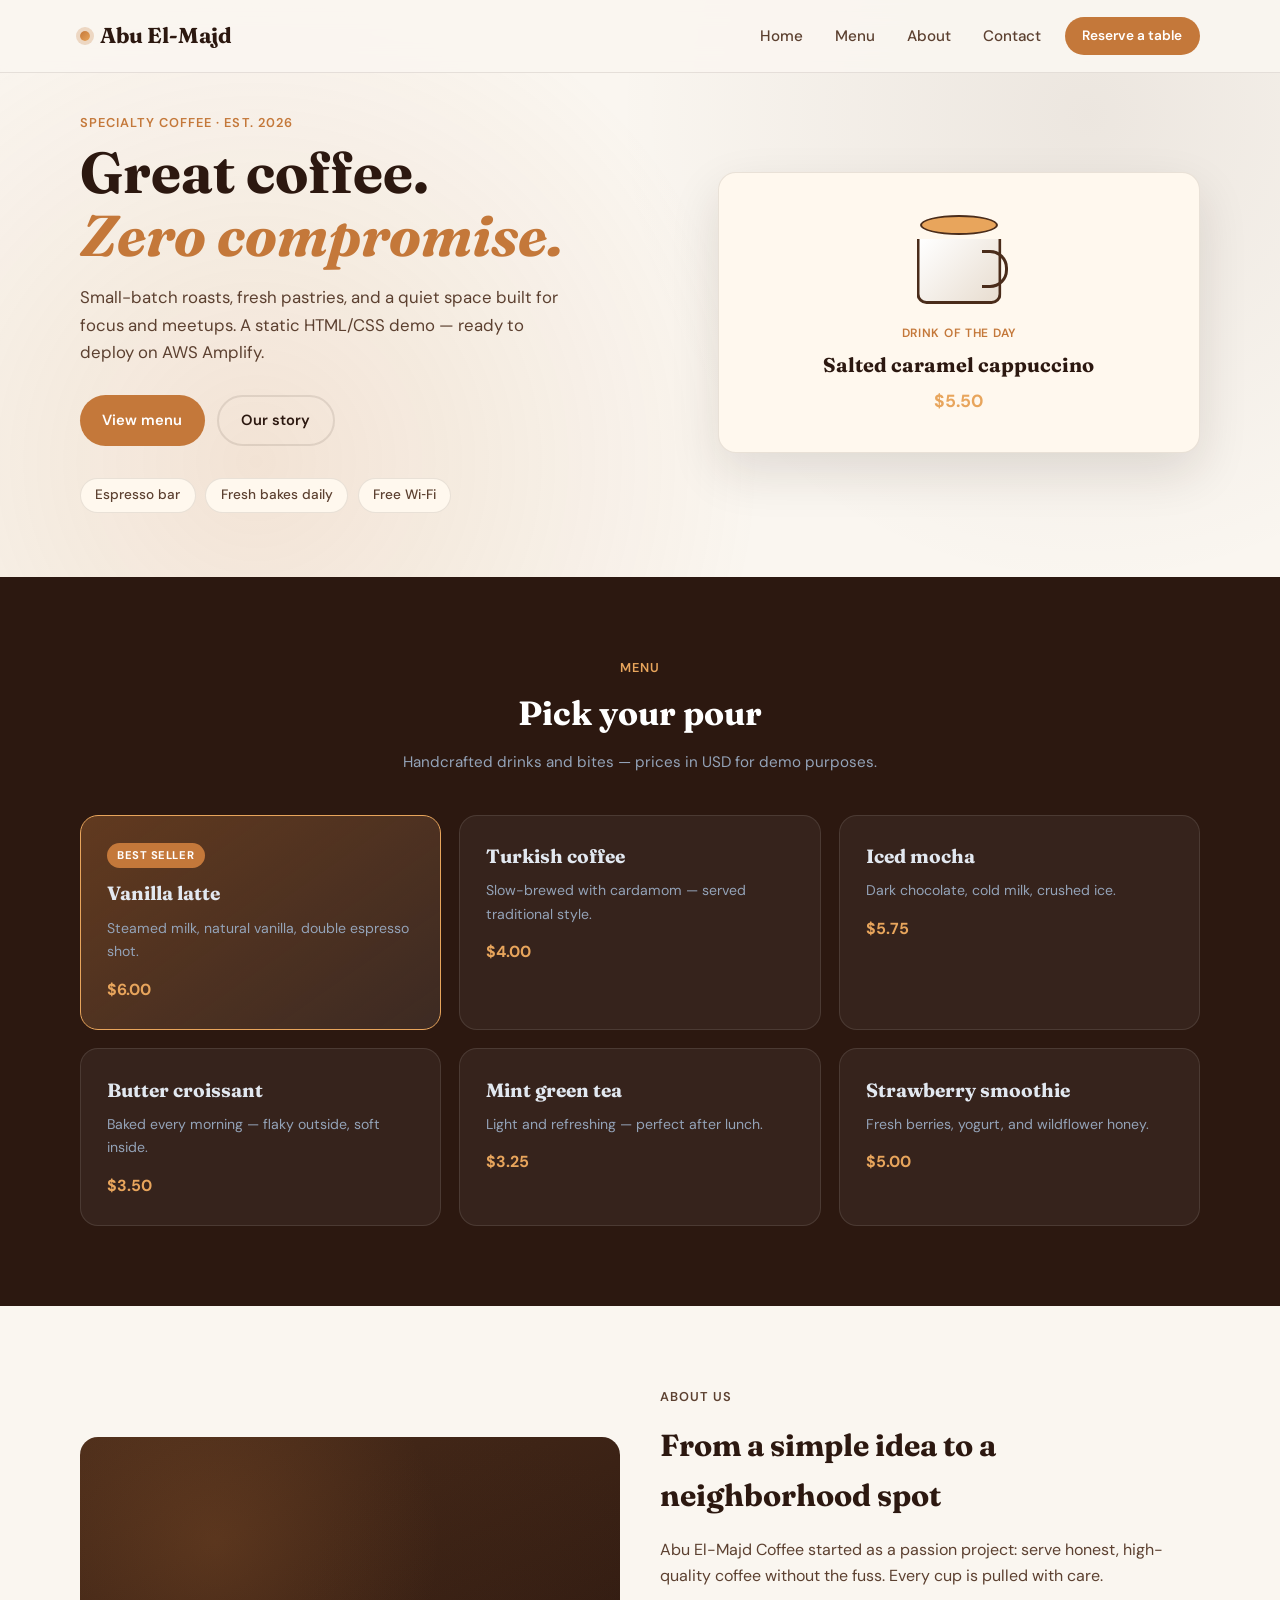
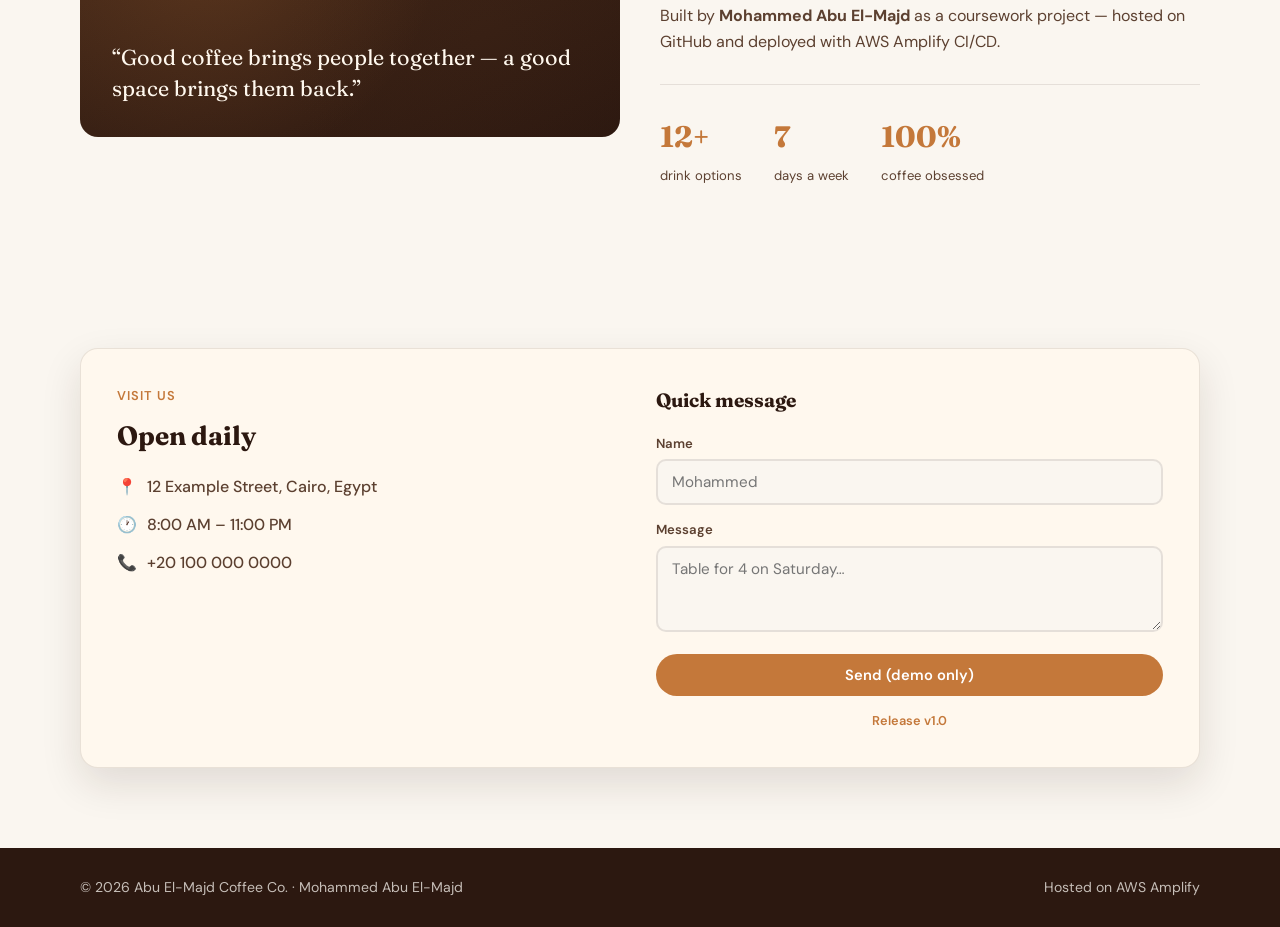
<file: index.html>
<!DOCTYPE html>
<html lang="en">
<head>
  <meta charset="UTF-8" />
  <meta name="viewport" content="width=device-width, initial-scale=1.0" />
  <meta name="description" content="Abu El-Majd Coffee — specialty coffee and a calm workspace" />
  <title>Abu El-Majd Coffee Co.</title>
  <link rel="preconnect" href="https://fonts.googleapis.com" />
  <link rel="preconnect" href="https://fonts.gstatic.com" crossorigin />
  <link href="https://fonts.googleapis.com/css2?family=DM+Sans:ital,opsz,wght@0,9..40,400;0,9..40,500;0,9..40,600;0,9..40,700&family=Fraunces:opsz,wght@9..144,500;9..144,700&display=swap" rel="stylesheet" />
  <link rel="stylesheet" href="styles.css" />
</head>
<body>
  <header class="header">
    <nav class="nav wrap">
      <a href="#" class="brand">
        <span class="brand-mark" aria-hidden="true"></span>
        Abu El-Majd
      </a>
      <ul class="nav-menu" id="navMenu">
        <li><a href="#home">Home</a></li>
        <li><a href="#menu">Menu</a></li>
        <li><a href="#about">About</a></li>
        <li><a href="#contact">Contact</a></li>
      </ul>
      <a href="#contact" class="btn btn-sm">Reserve a table</a>
      <button class="burger" id="burger" aria-label="Open menu">
        <span></span><span></span><span></span>
      </button>
    </nav>
  </header>

  <main>
    <section id="home" class="hero">
      <div class="hero-bg" aria-hidden="true"></div>
      <div class="wrap hero-grid">
        <div class="hero-copy">
          <p class="eyebrow">Specialty coffee · Est. 2026</p>
          <h1>Great coffee.<br /><em>Zero compromise.</em></h1>
          <p class="lead">
            Small-batch roasts, fresh pastries, and a quiet space built for focus
            and meetups. A static HTML/CSS demo — ready to deploy on AWS Amplify.
          </p>
          <div class="hero-actions">
            <a href="#menu" class="btn">View menu</a>
            <a href="#about" class="btn btn-ghost">Our story</a>
          </div>
          <ul class="hero-perks">
            <li>Espresso bar</li>
            <li>Fresh bakes daily</li>
            <li>Free Wi‑Fi</li>
          </ul>
        </div>
        <aside class="hero-card" aria-label="Featured drink">
          <div class="cup" aria-hidden="true">
            <div class="cup-body"></div>
            <div class="cup-handle"></div>
            <div class="cup-foam"></div>
          </div>
          <p class="card-label">Drink of the day</p>
          <p class="card-title">Salted caramel cappuccino</p>
          <p class="card-price">$5.50</p>
        </aside>
      </div>
    </section>

    <section id="menu" class="section menu">
      <div class="wrap">
        <header class="section-head">
          <p class="eyebrow">Menu</p>
          <h2>Pick your pour</h2>
          <p class="section-desc">Handcrafted drinks and bites — prices in USD for demo purposes.</p>
        </header>
        <div class="menu-grid">
          <article class="menu-card menu-card--featured">
            <span class="badge">Best seller</span>
            <h3>Vanilla latte</h3>
            <p>Steamed milk, natural vanilla, double espresso shot.</p>
            <span class="price-tag">$6.00</span>
          </article>
          <article class="menu-card">
            <h3>Turkish coffee</h3>
            <p>Slow-brewed with cardamom — served traditional style.</p>
            <span class="price-tag">$4.00</span>
          </article>
          <article class="menu-card">
            <h3>Iced mocha</h3>
            <p>Dark chocolate, cold milk, crushed ice.</p>
            <span class="price-tag">$5.75</span>
          </article>
          <article class="menu-card">
            <h3>Butter croissant</h3>
            <p>Baked every morning — flaky outside, soft inside.</p>
            <span class="price-tag">$3.50</span>
          </article>
          <article class="menu-card">
            <h3>Mint green tea</h3>
            <p>Light and refreshing — perfect after lunch.</p>
            <span class="price-tag">$3.25</span>
          </article>
          <article class="menu-card">
            <h3>Strawberry smoothie</h3>
            <p>Fresh berries, yogurt, and wildflower honey.</p>
            <span class="price-tag">$5.00</span>
          </article>
        </div>
      </div>
    </section>

    <section id="about" class="section about">
      <div class="wrap about-grid">
        <div class="about-panel">
          <div class="about-pattern" aria-hidden="true"></div>
          <blockquote>
            “Good coffee brings people together — a good space brings them back.”
          </blockquote>
        </div>
        <div class="about-copy">
          <p class="eyebrow">About us</p>
          <h2>From a simple idea to a neighborhood spot</h2>
          <p>
            Abu El-Majd Coffee started as a passion project: serve honest,
            high-quality coffee without the fuss. Every cup is pulled with care.
          </p>
          <p>
            Built by <strong>Mohammed Abu El-Majd</strong> as a coursework project —
            hosted on GitHub and deployed with AWS Amplify CI/CD.
          </p>
          <ul class="metrics">
            <li><strong>12+</strong><span>drink options</span></li>
            <li><strong>7</strong><span>days a week</span></li>
            <li><strong>100%</strong><span>coffee obsessed</span></li>
          </ul>
        </div>
      </div>
    </section>

    <section id="contact" class="section contact">
      <div class="wrap contact-grid">
        <div class="contact-info">
          <p class="eyebrow">Visit us</p>
          <h2>Open daily</h2>
          <ul class="info-list">
            <li><span aria-hidden="true">📍</span> 12 Example Street, Cairo, Egypt</li>
            <li><span aria-hidden="true">🕐</span> 8:00 AM – 11:00 PM</li>
            <li><span aria-hidden="true">📞</span> +20 100 000 0000</li>
          </ul>
        </div>
        <form class="contact-form" onsubmit="return false;">
          <h3>Quick message</h3>
          <label>
            <span>Name</span>
            <input type="text" placeholder="Mohammed" />
          </label>
          <label>
            <span>Message</span>
            <textarea rows="3" placeholder="Table for 4 on Saturday…"></textarea>
          </label>
          <button type="submit" class="btn btn-full">Send (demo only)</button>
          <p class="version" id="version">Release v1.0</p>
        </form>
      </div>
    </section>
  </main>

  <footer class="footer">
    <div class="wrap footer-inner">
      <p>© 2026 Abu El-Majd Coffee Co. · Mohammed Abu El-Majd</p>
      <p>Hosted on AWS Amplify</p>
    </div>
  </footer>

  <script>
    document.getElementById('burger').addEventListener('click', function () {
      document.getElementById('navMenu').classList.toggle('open');
      this.classList.toggle('open');
    });
    document.querySelectorAll('.nav-menu a').forEach(function (link) {
      link.addEventListener('click', function () {
        document.getElementById('navMenu').classList.remove('open');
        document.getElementById('burger').classList.remove('open');
      });
    });
  </script>
</body>
</html>
</file>
<file: styles.css>
/* Abu El-Majd Coffee — warm café palette */

:root {
  --bg: #faf6f0;
  --bg-muted: #f0e8dc;
  --surface: #fff8ee;
  --text: #2c1810;
  --text-muted: #5c4030;
  --primary: #c4783a;
  --primary-light: #e8a55c;
  --primary-dark: #4a2c1a;
  --dark: #2c1810;
  --dark-soft: #4a2c1a;
  --accent: #e8a55c;
  --border: rgba(44, 24, 16, 0.1);
  --shadow: rgba(44, 24, 16, 0.12);
  --radius: 18px;
  --font-body: "DM Sans", system-ui, sans-serif;
  --font-display: "Fraunces", Georgia, serif;
  --ease: 0.35s cubic-bezier(0.4, 0, 0.2, 1);
}

*,
*::before,
*::after {
  box-sizing: border-box;
  margin: 0;
  padding: 0;
}

html {
  scroll-behavior: smooth;
}

body {
  font-family: var(--font-body);
  background: var(--bg);
  color: var(--text);
  line-height: 1.65;
}

a {
  color: inherit;
  text-decoration: none;
}

ul {
  list-style: none;
}

.wrap {
  width: min(1120px, 90%);
  margin-inline: auto;
}

.eyebrow {
  font-size: 0.8rem;
  font-weight: 600;
  text-transform: uppercase;
  letter-spacing: 0.08em;
  color: var(--primary);
  margin-bottom: 0.5rem;
}

/* Header */
.header {
  position: fixed;
  inset-inline: 0;
  top: 0;
  z-index: 100;
  background: rgba(250, 246, 240, 0.92);
  backdrop-filter: blur(12px);
  border-bottom: 1px solid var(--border);
}

.nav {
  display: flex;
  align-items: center;
  gap: 1.5rem;
  height: 72px;
}

.brand {
  display: flex;
  align-items: center;
  gap: 0.6rem;
  font-family: var(--font-display);
  font-size: 1.35rem;
  font-weight: 700;
  color: var(--dark);
}

.brand-mark {
  width: 10px;
  height: 10px;
  border-radius: 50%;
  background: linear-gradient(135deg, var(--primary), var(--primary-light));
  box-shadow: 0 0 0 4px rgba(196, 120, 58, 0.25);
}

.nav-menu {
  display: flex;
  gap: 2rem;
  margin-left: auto;
}

.nav-menu a {
  font-weight: 500;
  font-size: 0.95rem;
  color: var(--text-muted);
  transition: color var(--ease);
}

.nav-menu a:hover {
  color: var(--primary);
}

.btn {
  display: inline-flex;
  align-items: center;
  justify-content: center;
  padding: 0.7rem 1.4rem;
  background: var(--primary);
  color: #fff;
  font-family: var(--font-body);
  font-weight: 600;
  font-size: 0.92rem;
  border: none;
  border-radius: 999px;
  cursor: pointer;
  transition: transform var(--ease), background var(--ease), box-shadow var(--ease);
}

.btn:hover {
  background: var(--primary-dark);
  transform: translateY(-2px);
  box-shadow: 0 8px 24px rgba(196, 120, 58, 0.35);
}

.btn-sm {
  padding: 0.5rem 1.1rem;
  font-size: 0.85rem;
}

.btn-ghost {
  background: transparent;
  color: var(--dark);
  border: 2px solid var(--border);
}

.btn-ghost:hover {
  border-color: var(--primary);
  color: var(--primary);
  background: var(--surface);
  box-shadow: none;
}

.btn-full {
  width: 100%;
}

.burger {
  display: none;
  flex-direction: column;
  gap: 5px;
  background: none;
  border: none;
  cursor: pointer;
}

.burger span {
  width: 22px;
  height: 2px;
  background: var(--dark);
  border-radius: 2px;
  transition: var(--ease);
}

.burger.open span:nth-child(1) {
  transform: rotate(45deg) translate(5px, 5px);
}

.burger.open span:nth-child(2) {
  opacity: 0;
}

.burger.open span:nth-child(3) {
  transform: rotate(-45deg) translate(5px, -5px);
}

/* Hero */
.hero {
  padding: 7rem 0 4rem;
  position: relative;
  overflow: hidden;
}

.hero-bg {
  position: absolute;
  inset: 0;
  background:
    radial-gradient(circle at 20% 80%, rgba(196, 120, 58, 0.15), transparent 45%),
    radial-gradient(circle at 85% 20%, rgba(74, 44, 26, 0.08), transparent 40%);
  pointer-events: none;
}

.hero-grid {
  position: relative;
  display: grid;
  grid-template-columns: 1.1fr 0.9fr;
  gap: 3rem;
  align-items: center;
}

.hero h1 {
  font-family: var(--font-display);
  font-size: clamp(2.4rem, 5vw, 3.6rem);
  font-weight: 700;
  line-height: 1.1;
  margin-bottom: 1rem;
}

.hero h1 em {
  font-style: italic;
  color: var(--primary);
}

.lead {
  font-size: 1.05rem;
  color: var(--text-muted);
  max-width: 480px;
  margin-bottom: 1.75rem;
}

.hero-actions {
  display: flex;
  flex-wrap: wrap;
  gap: 0.75rem;
  margin-bottom: 2rem;
}

.hero-perks {
  display: flex;
  flex-wrap: wrap;
  gap: 0.6rem;
}

.hero-perks li {
  padding: 0.35rem 0.9rem;
  background: var(--surface);
  border: 1px solid var(--border);
  border-radius: 999px;
  font-size: 0.85rem;
  font-weight: 500;
  color: var(--text-muted);
}

.hero-card {
  background: var(--surface);
  border: 1px solid var(--border);
  border-radius: var(--radius);
  padding: 2.25rem 2rem;
  text-align: center;
  box-shadow: 0 20px 50px var(--shadow);
}

.cup {
  position: relative;
  width: 110px;
  height: 95px;
  margin: 0 auto 1.25rem;
}

.cup-body {
  position: absolute;
  bottom: 0;
  left: 50%;
  transform: translateX(-50%);
  width: 85px;
  height: 65px;
  background: linear-gradient(135deg, #fff 0%, #e8ddd0 100%);
  border: 3px solid var(--dark-soft);
  border-top: none;
  border-radius: 0 0 10px 10px;
}

.cup-handle {
  position: absolute;
  right: 6px;
  bottom: 16px;
  width: 26px;
  height: 38px;
  border: 3px solid var(--dark-soft);
  border-left: none;
  border-radius: 0 18px 18px 0;
}

.cup-foam {
  position: absolute;
  top: 6px;
  left: 50%;
  transform: translateX(-50%);
  width: 78px;
  height: 20px;
  background: var(--primary-light);
  border: 2px solid var(--dark-soft);
  border-radius: 50%;
}

.card-label {
  font-size: 0.75rem;
  font-weight: 600;
  text-transform: uppercase;
  letter-spacing: 0.06em;
  color: var(--primary);
  margin-bottom: 0.25rem;
}

.card-title {
  font-family: var(--font-display);
  font-size: 1.25rem;
  font-weight: 700;
  margin-bottom: 0.35rem;
}

.card-price {
  font-size: 1.1rem;
  font-weight: 700;
  color: var(--accent);
}

/* Sections */
.section {
  padding: 5rem 0;
}

.section-head {
  text-align: center;
  margin-bottom: 2.5rem;
}

.section-head h2 {
  font-family: var(--font-display);
  font-size: 2.1rem;
  margin-bottom: 0.5rem;
}

.section-desc {
  color: var(--text-muted);
  font-size: 0.95rem;
}

/* Menu */
.menu {
  background: var(--dark);
  color: #e2e8f0;
}

.menu .eyebrow {
  color: var(--primary-light);
}

.menu .section-head h2 {
  color: #fff;
}

.menu .section-desc {
  color: #94a3b8;
}

.menu-grid {
  display: grid;
  grid-template-columns: repeat(auto-fill, minmax(280px, 1fr));
  gap: 1.15rem;
}

.menu-card {
  background: rgba(255, 255, 255, 0.05);
  border: 1px solid rgba(255, 255, 255, 0.1);
  border-radius: var(--radius);
  padding: 1.6rem;
  transition: transform var(--ease), background var(--ease);
}

.menu-card:hover {
  transform: translateY(-3px);
  background: rgba(255, 255, 255, 0.08);
}

.menu-card--featured {
  background: linear-gradient(145deg, rgba(196, 120, 58, 0.35), rgba(255, 255, 255, 0.08));
  border-color: var(--primary-light);
}

.badge {
  display: inline-block;
  font-size: 0.7rem;
  font-weight: 700;
  text-transform: uppercase;
  letter-spacing: 0.05em;
  background: var(--primary);
  color: #fff;
  padding: 0.2rem 0.65rem;
  border-radius: 999px;
  margin-bottom: 0.65rem;
}

.menu-card h3 {
  font-family: var(--font-display);
  font-size: 1.2rem;
  margin-bottom: 0.4rem;
}

.menu-card p {
  font-size: 0.88rem;
  color: #94a3b8;
  margin-bottom: 0.85rem;
}

.price-tag {
  font-weight: 700;
  color: var(--primary-light);
}

/* About */
.about-grid {
  display: grid;
  grid-template-columns: 1fr 1fr;
  gap: 2.5rem;
  align-items: center;
}

.about-panel {
  position: relative;
  min-height: 300px;
  background: linear-gradient(155deg, var(--dark-soft), var(--dark));
  border-radius: var(--radius);
  display: flex;
  align-items: flex-end;
  padding: 2rem;
  overflow: hidden;
}

.about-pattern {
  position: absolute;
  inset: 0;
  background-image:
    radial-gradient(circle at 25% 35%, rgba(196, 120, 58, 0.2) 0%, transparent 50%),
    radial-gradient(circle at 75% 65%, rgba(74, 44, 26, 0.15) 0%, transparent 45%);
}

.about-panel blockquote {
  position: relative;
  font-family: var(--font-display);
  font-size: 1.35rem;
  color: var(--surface);
  line-height: 1.45;
  z-index: 1;
}

.about-copy h2 {
  font-family: var(--font-display);
  font-size: 1.9rem;
  margin-bottom: 1rem;
}

.about-copy p {
  color: var(--text-muted);
  margin-bottom: 0.85rem;
}

.metrics {
  display: flex;
  gap: 2rem;
  margin-top: 1.75rem;
  padding-top: 1.75rem;
  border-top: 1px solid var(--border);
}

.metrics strong {
  display: block;
  font-family: var(--font-display);
  font-size: 1.85rem;
  color: var(--primary);
}

.metrics span {
  font-size: 0.82rem;
  color: var(--text-muted);
}

/* Contact */
.contact-grid {
  display: grid;
  grid-template-columns: 1fr 1fr;
  gap: 2rem;
  background: var(--surface);
  border: 1px solid var(--border);
  border-radius: var(--radius);
  padding: 2.25rem;
  box-shadow: 0 16px 40px var(--shadow);
}

.contact-info h2 {
  font-family: var(--font-display);
  font-size: 1.65rem;
  margin-bottom: 1rem;
}

.info-list li {
  display: flex;
  gap: 0.65rem;
  margin-bottom: 0.75rem;
  font-weight: 500;
  color: var(--text-muted);
}

.contact-form h3 {
  font-family: var(--font-display);
  font-size: 1.2rem;
  margin-bottom: 1rem;
}

.contact-form label {
  display: block;
  margin-bottom: 0.85rem;
}

.contact-form label span {
  display: block;
  font-size: 0.82rem;
  font-weight: 600;
  margin-bottom: 0.3rem;
  color: var(--text-muted);
}

.contact-form input,
.contact-form textarea {
  width: 100%;
  padding: 0.7rem 0.9rem;
  font-family: var(--font-body);
  font-size: 0.95rem;
  border: 2px solid var(--border);
  border-radius: 10px;
  background: var(--bg);
  color: var(--text);
  transition: border-color var(--ease);
}

.contact-form input:focus,
.contact-form textarea:focus {
  outline: none;
  border-color: var(--primary);
}

.version {
  margin-top: 0.85rem;
  text-align: center;
  font-size: 0.8rem;
  font-weight: 600;
  color: var(--primary);
}

/* Footer */
.footer {
  padding: 1.75rem 0;
  background: var(--dark);
  color: rgba(250, 246, 240, 0.75);
  font-size: 0.88rem;
}

.footer-inner {
  display: flex;
  flex-wrap: wrap;
  justify-content: space-between;
  gap: 0.5rem;
}

/* Responsive */
@media (max-width: 900px) {
  .hero-grid,
  .about-grid,
  .contact-grid {
    grid-template-columns: 1fr;
  }

  .hero-card {
    max-width: 360px;
    margin-inline: auto;
  }
}

@media (max-width: 768px) {
  .nav-menu {
    position: fixed;
    top: 72px;
    left: 0;
    right: 0;
    flex-direction: column;
    align-items: center;
    gap: 1rem;
    padding: 1.25rem;
    background: var(--bg);
    border-bottom: 1px solid var(--border);
    transform: translateY(-120%);
    opacity: 0;
    visibility: hidden;
    transition: var(--ease);
    margin: 0;
  }

  .nav-menu.open {
    transform: translateY(0);
    opacity: 1;
    visibility: visible;
  }

  .burger {
    display: flex;
  }

  .nav .btn-sm {
    display: none;
  }

  .metrics {
    flex-wrap: wrap;
    gap: 1.25rem;
  }
}
</file>
